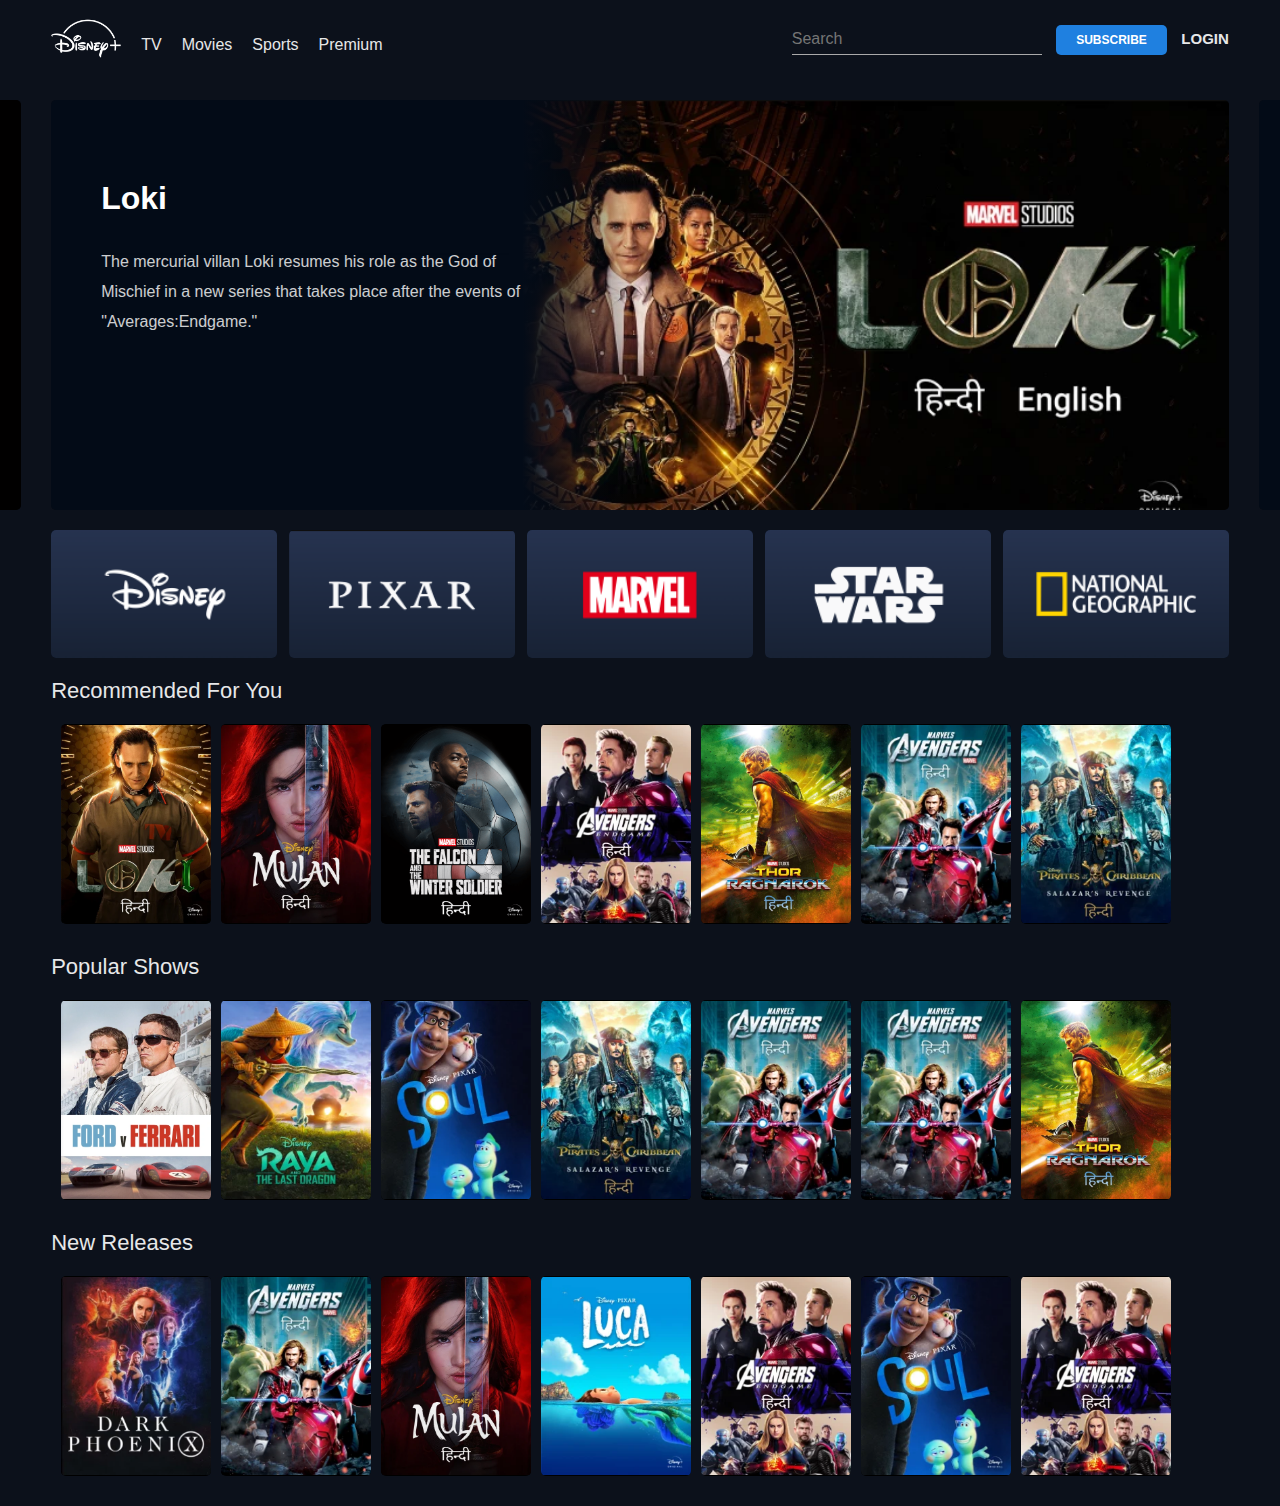
<file: index.html>
<!DOCTYPE html>
<html lang="en">
<head>
    <meta charset="UTF-8">
    <meta http-equiv="X-UA-Compatible" content="IE=edge">
    <meta name="viewport" content="width=device-width, initial-scale=1.0">

    <link rel="stylesheet" href="style.css">

    <title>Disney+</title>
</head>
<body>
    <nav class="navbar">
        <img src="images/logo.png" class="brand-logo" alt="">
        <ul class="nav-links">
            <li class="nav-items"><a href="tv.html">TV</a></li>
            <li class="nav-items"><a href="index.html">movies</a></li>
            <li class="nav-items"><a href="sport.html">sports</a></li>
            <li class="nav-items"><a href="prem.html">Premium</a></li>
        </ul>

        <div class="right-container">
            <input type="text" class="search-box" placeholder="search">
            <button class="sub-btn">subscribe</button>
            <a href="#" class="login-link">Login</a>
        </div>
    </nav>

    <div class="carousel-container">
        <div class="carousel">
            <!-- <div class="slider">
                <div class="slide-content">
                    <h1 class="movie-title">loki</h1>
                    <p class="movie-des">Lorem ipsum dolor sit amet, consectetur adipisicing elit. Repellendus soluta, quasi in dignissimos saepe, alias nobis magnam vitae sunt voluptas eum necessitatibus delectus dicta qui rem debitis laboriosam.</p>
                </div>
                <img src="images/slider 1.PNG" alt="">
            </div> -->
           
        </div>
    </div>

    <div class="video-card-container">
        <div class="video-card">
            <img src="images/disney.PNG" class="video-card-image" alt="">
            <video src="videos/disney.mp4" mute loop class="card-video"></video>
        </div>

        <div class="video-card">
            <img src="images/pixar.PNG" class="video-card-image" alt="">
            <video src="videos/pixar.mp4" mute loop class="card-video"></video>
        </div>

        <div class="video-card">
            <img src="images/marvel.PNG" class="video-card-image" alt="">
            <video src="videos/marvel.mp4" mute loop class="card-video"></video>
        </div>

        <div class="video-card">
            <img src="images/star-wars.PNG" class="video-card-image" alt="">
            <video src="videos/star-war.mp4" mute loop class="card-video"></video>
        </div>

        <div class="video-card">
            <img src="images/geographic.PNG" class="video-card-image" alt="">
            <video src="videos/geographic.mp4" mute loop class="card-video"></video>
        </div>
    </div>

    <h1 class="title">recommended for you</h1>
    <div class="movies-list">
        <button class="pre-btn"><img src="images/pre.png" alt=""></button>
        <button class="nxt-btn"><img src="images/nxt.png" alt=""></button>
        <div class="card-container">

            <div class="card">
                <img src="images/poster 1.png" alt="" class="card-img">
                <div class="card-body">
                    <h2 class="name">Loki</h2>
                    <h6 class="des">The mercurial villan Loki resumes his role as the God of Mischief in a new series.</h6>
                    <button class="watchlist-btn">add to watchlist</button>
                </div>
            </div>

            <div class="card">
                <img src="images/poster 2.png" alt="" class="card-img">
                <div class="card-body">
                    <h2 class="name">Mulan</h2>
                    <h6 class="des">Masquerading as a male soldier to protect her father and tested every step of the way.</h6>
                    <button class="watchlist-btn">add to watchlist</button>
                </div>
            </div>

            <div class="card">
                <img src="images/poster 3.png" alt="" class="card-img">
                <div class="card-body">
                    <h2 class="name">The Falicon</h2>
                    <h6 class="des">Following the events of "Avengers:Endgame,"Sam Wilson and Bucky Barnes team up in a global adventure.</h6>
                    <button class="watchlist-btn">add to watchlist</button>
                </div>
            </div>

            <div class="card">
                <img src="images/poster 4.png" alt="" class="card-img">
                <div class="card-body">
                    <h2 class="name">Averages-EndGames</h2>
                    <h6 class="des">After the devastating events of the infinity War,the Avengers assemble once more to reverse Thanos'actions.</h6>
                    <button class="watchlist-btn">add to watchlist</button>
                </div>
            </div>

            <div class="card">
                <img src="images/poster 5.png" alt="" class="card-img">
                <div class="card-body">
                    <h2 class="name">Thor</h2>
                    <h6 class="des">Deprived of his mighty hammer Mjoinir,Thor must escape the other side of the universe to save his home.</h6>
                    <button class="watchlist-btn">add to watchlist</button>
                </div>
            </div>

            <div class="card">
                <img src="images/poster 6.png" alt="" class="card-img">
                <div class="card-body">
                    <h2 class="name">Marvel Averages</h2>
                    <h6 class="des">Nick Fury finds himself in need of a team to pull the world back from the brink of disaster by launching the averages initiative</h6>
                    <button class="watchlist-btn">add to watchlist</button>
                </div>
            </div>

            <div class="card">
                <img src="images/poster 7.png" alt="" class="card-img">
                <div class="card-body">
                    <h2 class="name">Pirates of the Caribbean</h2>
                    <h6 class="des">Captain jack Sparrow senses the winds of ill-fortune when his nemesis captain salazar escapes from the Devil's Triangle.</Caption></h6>
                    <button class="watchlist-btn">add to watchlist</button>
                </div>
            </div>

        </div>
    </div>

    <!-- Popular Shows -->

    <h1 class="title">Popular Shows</h1>
    <div class="movies-list">
        <button class="pre-btn"><img src="images/pre.png" alt=""></button>
        <button class="nxt-btn"><img src="images/nxt.png" alt=""></button>
        <div class="card-container">

            <div class="card">
                <img src="images/poster 11.png" alt="" class="card-img">
                <div class="card-body">
                    <h2 class="name">Ford v Ferrari</h2>
                    <h6 class="des">Caroli Shelby and Ken Miles battle against all the odds to build a race car for ford motor company.</h6>
                    <button class="watchlist-btn">add to watchlist</button>
                </div>
            </div>

            <div class="card">
                <img src="images/poster 9.png" alt="" class="card-img">
                <div class="card-body">
                    <h2 class="name">Rava</h2>
                    <h6 class="des">Raya,a fallen princess,must track down the legendary last dragon.</h6>
                    <button class="watchlist-btn">add to watchlist</button>
                </div>
            </div>

            <div class="card">
                <img src="images/poster 8.png" alt="" class="card-img">
                <div class="card-body">
                    <h2 class="name">Soul</h2>
                    <h6 class="des">After a small misstep,Jeo is transported to the Great Brfore and must find his way back.</h6>
                    <button class="watchlist-btn">add to watchlist</button>
                </div>
            </div>

            <div class="card">
                <img src="images/poster 7.png" alt="" class="card-img">
                <div class="card-body">
                    <h2 class="name">Pirates of the Caribbean</h2>
                    <h6 class="des">Captain jack Sparrow senses the winds of ill-fortune when his nemesis captain salazar escapes from the Devil's Triangle.</h6>
                    <button class="watchlist-btn">add to watchlist</button>
                </div>
            </div>

            <div class="card">
                <img src="images/poster 6.png" alt="" class="card-img">
                <div class="card-body">
                    <h2 class="name">Marvel Averages</h2>
                    <h6 class="des">Nick Fury finds himself in need of a team to pull the world back from the brink of disaster by launching the averages initiative</h6>
                    <button class="watchlist-btn">add to watchlist</button>
                </div>
            </div>

            <div class="card">
                <img src="images/poster 6.png" alt="" class="card-img">
                <div class="card-body">
                    <h2 class="name">Averages-EndGames</h2>
                    <h6 class="des">After the devastating events of the infinity War,the Avengers assemble once more to reverse Thanos'actions.</h6>
                    <button class="watchlist-btn">add to watchlist</button>
                </div>
            </div>

            <div class="card">
                <img src="images/poster 5.png" alt="" class="card-img">
                <div class="card-body">
                    <h2 class="name">Thor</h2>
                    <h6 class="des">Deprived of his mighty hammer Mjoinir,Thor must escape the other side of the universe to save his home.</h6>
                    <button class="watchlist-btn">add to watchlist</button>
                </div>
            </div>

        </div>
    </div>

    <!-- New Releases -->
    <h1 class="title">New Releases</h1>
    <div class="movies-list">
        <button class="pre-btn"><img src="images/pre.png" alt=""></button>
        <button class="nxt-btn"><img src="images/nxt.png" alt=""></button>
        <div class="card-container">

            <div class="card">
                <img src="images/poster 12.png" alt="" class="card-img">
                <div class="card-body">
                    <h2 class="name">Dark Phoenix</h2>
                    <h6 class="des">After a rescue mission in space,Jean Grey behaves unstably</h6>
                    <button class="watchlist-btn">add to watchlist</button>
                </div>
            </div>

            <div class="card">
                <img src="images/poster 6.png" alt="" class="card-img">
                <div class="card-body">
                    <h2 class="name">Averages-EndGames</h2>
                    <h6 class="des">After the devastating events of the infinity War,the Avengers assemble once more to reverse Thanos'actions.</h6>
                    <button class="watchlist-btn">add to watchlist</button>
                </div>
            </div>

            <div class="card">
                <img src="images/poster 2.png" alt="" class="card-img">
                <div class="card-body">
                    <h2 class="name">Mulan</h2>
                    <h6 class="des">Masquerading as a male soldier to protect her father and tested every step of the way.</h6>
                    <button class="watchlist-btn">add to watchlist</button>
                </div>
            </div>

            <div class="card">
                <img src="images/poster 10.png" alt="" class="card-img">
                <div class="card-body">
                    <h2 class="name">Luca</h2>
                    <h6 class="des">The movie is a coming-of-age story about one young boy experiencing an unforgettable summer filled with gelato.</h6>
                    <button class="watchlist-btn">add to watchlist</button>
                </div>
            </div>

            <div class="card">
                <img src="images/poster 4.png" alt="" class="card-img">
                <div class="card-body">
                    <h2 class="name">Marvel Averages</h2>
                    <h6 class="des">Nick Fury finds himself in need of a team to pull the world back from the brink of disaster by launching the averages initiative.</h6>
                    <button class="watchlist-btn">add to watchlist</button>
                </div>
            </div>

            <div class="card">
                <img src="images/poster 8.png" alt="" class="card-img">
                <div class="card-body">
                    <h2 class="name">Soul</h2>
                    <h6 class="des">After a small misstep,Jeo is transported to the Great Brfore and must find his way back.</h6>
                    <button class="watchlist-btn">add to watchlist</button>
                </div>
            </div>

            <div class="card">
                <img src="images/poster 4.png" alt="" class="card-img">
                <div class="card-body">
                    <h2 class="name">Averages-EndGames</h2>
                    <h6 class="des">LAfter the devastating events of the infinity War,the Avengers assemble once more to reverse Thanos'actions.</h6>
                    <button class="watchlist-btn">add to watchlist</button>
                </div>
            </div>

        </div>
    </div>

    <script src="data.js"></script>
    <script src="app.js"></script>
    <script>
         function navigateToMulanPage() {
        window.location.href = "about.html";
         }
    </script>
</body>
</html>
</file>
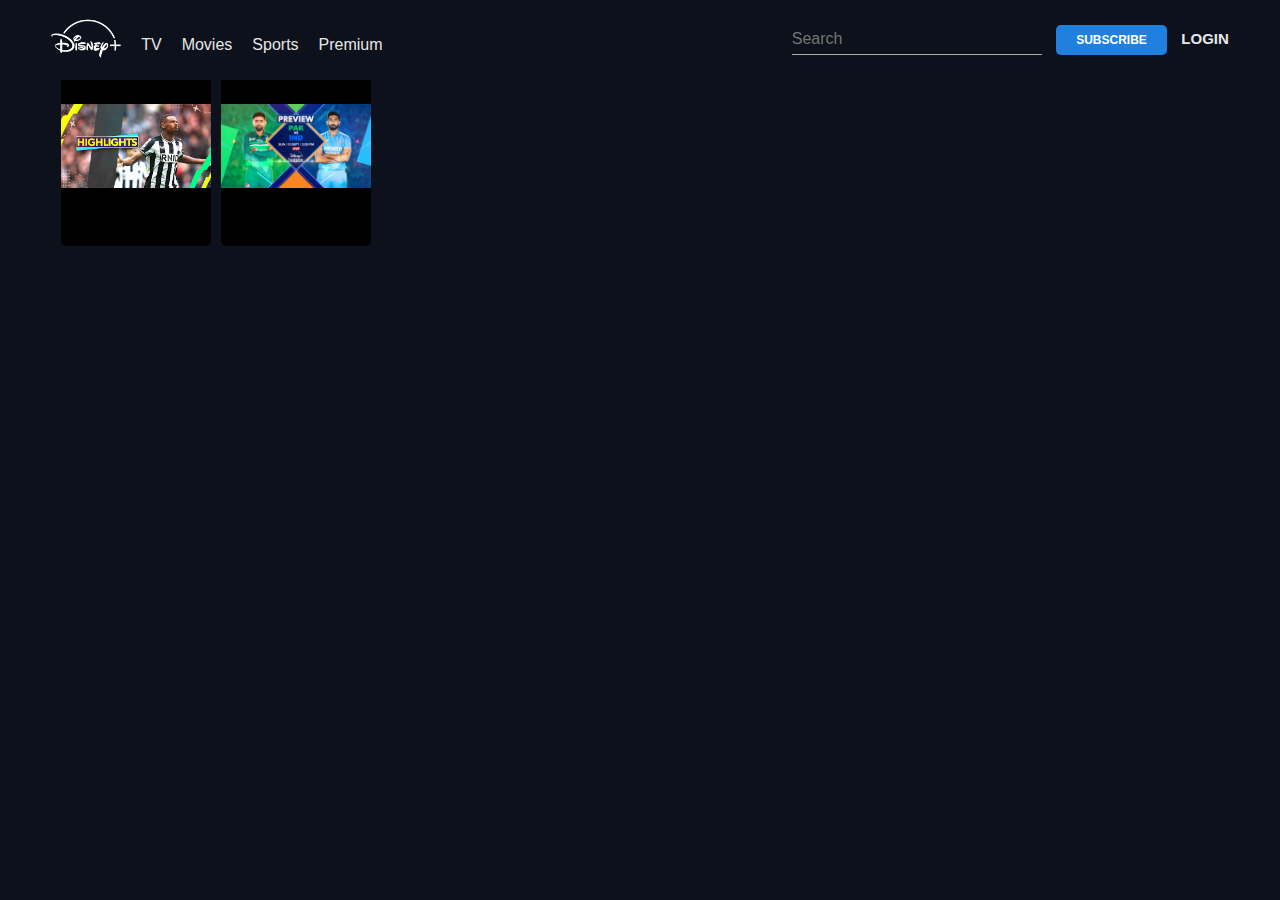
<file: sport.html>
<!DOCTYPE html>
<html lang="en">
<head>
    <meta charset="UTF-8">
    <meta http-equiv="X-UA-Compatible" content="IE=edge">
    <meta name="viewport" content="width=device-width, initial-scale=1.0">

    <link rel="stylesheet" href="style.css">

    <title>Disney+</title>
</head>
<body>
    <nav class="navbar">
        <img src="images/logo.png" class="brand-logo" alt="">
        <ul class="nav-links">
            <li class="nav-items"><a href="tv.html">TV</a></li>
            <li class="nav-items"><a href="index.html">movies</a></li>
            <li class="nav-items"><a href="sport.html">sports</a></li>
            <li class="nav-items"><a href="prem.html">Premium</a></li>
        </ul>

        <div class="right-container">
            <input type="text" class="search-box" placeholder="search">
            <button class="sub-btn">subscribe</button>
            <a href="#" class="login-link">Login</a>
        </div>
    </nav>
    <h1 class="title">recommended for you</h1>
    <div class="movies-list">
        <button class="pre-btn"><img src="images/pre.png" alt=""></button>
        <button class="nxt-btn"><img src="images/nxt.png" alt=""></button>
        <div class="card-container">

            <div class="card">
                <img src="images/sp1.jpg" alt="" class="card-img">
                <div class="card-body">
                    <h2 class="name">Highlights</h2>
                    
                    <button class="watchlist-btn">add to watchlist</button>
                </div>
            </div>

            <div class="card" onclick="navigateToMulanPage()">
                <img src="images/sp2.jpg" alt="" class="card-img">
                <div class="card-body">
                    <h2 class="name">Ind vs Pak</h2>
                    <button class="watchlist-btn">add to watchlist</button>
                </div>
            </div>
        </div>
    </div>
</body>
</html>
</file>
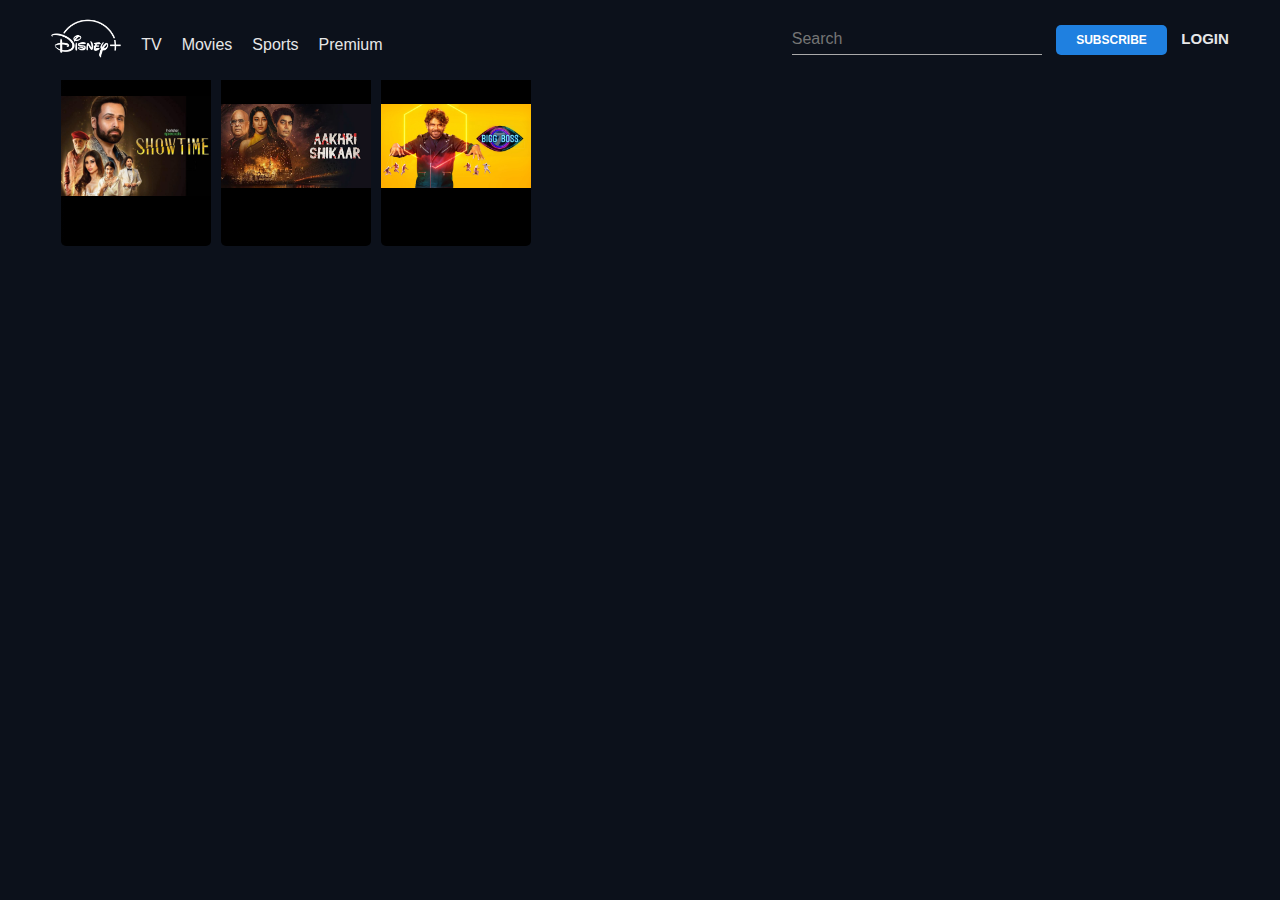
<file: tv.html>
<!DOCTYPE html>
<html lang="en">
<head>
    <meta charset="UTF-8">
    <meta http-equiv="X-UA-Compatible" content="IE=edge">
    <meta name="viewport" content="width=device-width, initial-scale=1.0">

    <link rel="stylesheet" href="style.css">

    <title>Disney+</title>
</head>
<body>
    <nav class="navbar">
        <img src="images/logo.png" class="brand-logo" alt="">
        <ul class="nav-links">
            <li class="nav-items"><a href="tv.html">TV</a></li>
            <li class="nav-items"><a href="index.html">movies</a></li>
            <li class="nav-items"><a href="sport.html">sports</a></li>
            <li class="nav-items"><a href="prem.html">Premium</a></li>
        </ul>

        <div class="right-container">
            <input type="text" class="search-box" placeholder="search">
            <button class="sub-btn">subscribe</button>
            <a href="#" class="login-link">Login</a>
        </div>
    </nav>
    <h1 class="title">recommended for you</h1>
    <div class="movies-list">
        <button class="pre-btn"><img src="images/pre.png" alt=""></button>
        <button class="nxt-btn"><img src="images/nxt.png" alt=""></button>
        <div class="card-container">

            <div class="card">
                <img src="images/tv1.jpg" alt="" class="card-img">
                <div class="card-body">
                    <h2 class="name">Show time</h2>
                    <h6 class="des">An epic sage of legacy and ambition,get a glimpse behind the multimillion-dollar industry.</h6>
                    <button class="watchlist-btn">add to watchlist</button>
                </div>
            </div>

            <div class="card" onclick="navigateToMulanPage()">
                <img src="images/tv2.jpg" alt="" class="card-img">
                <div class="card-body">
                    <h2 class="name">Aakhri Shikaar</h2>
                    <h6 class="des">An investigation brings the industrialist Roy family under scrutiny.</h6>
                    <button class="watchlist-btn">add to watchlist</button>
                </div>
            </div>

            <div class="card">
                <img src="images/tv3.jpg" alt="" class="card-img">
                <div class="card-body">
                    <h2 class="name">Big Boss</h2>
                    <h6 class="des">It's time to change the game!Nagarjuna,in a whirlwind of unexpected twists.</h6>
                    <button class="watchlist-btn">add to watchlist</button>
                </div>
            </div>
        </div>
    </div>
</body>
</html>
</file>
<file: style.css>
* {
    margin: 0;
    padding: 0;
    box-sizing: border-box;
}
body {
    width: 100%;
    background: #0c111b;
    position: relative;
    font-family: roboto, sans-serif;
}

.navbar {
    width: 100%;
    height: 80px;
    position: fixed;
    top: 0;
    left: 0;
    padding: 0 4%;
    background: #0c111b;
    z-index: 9;
    display: flex;
    align-items: center;
}

.brand-logo {
    height: 70px;
}

.nav-links {
    margin-top: 10px;
    display: flex;
    list-style: none;
}
 .nav-items a {
    text-decoration: none;
    margin-left: 20px;
    text-transform: capitalize;
    color: #fff;
    opacity: 0.9;
 }

 .right-container {
    display: block;
    margin-left: auto;
 }

 .search-box {
    border: none;
    border-bottom: 1px solid #aaa;
    background-color: transparent;
    outline: none;
    height: 30px;
    color: #fff;
    width: 250px;
    text-transform: capitalize;
    font-size: 16px;
    font-weight: 500;
    transition: .5s;
 }

 .search-box:focus {
    width: 400px;
    border-color: #1f80e0;
 }

 .sub-btn {
    background-color: #1f80e0;
    height: 30px;
    padding: 0 20px;
    color: #fff;
    border-radius: 5px;
    border: none;
    outline: none;
    text-transform: uppercase;
    font-weight: 700;
    font-size: 12px;
    margin: 0 10px;
 }

 .login-link {
    color: #fff;
    opacity: 0.9;
    text-transform: uppercase;
    font-size: 15px;
    font-weight: 700;
    text-decoration: none;
 }

 .carousel-container {
    position: relative;
    width: 100%;
    height: 450px;
    padding: 20px 0;
    overflow-x: hidden;
    margin-top: 80px;
 }

 .carousel {
    display: flex;
    width: 92%;
    height: 100%;
    position: relative;
    margin: auto;
 }

 .slider {
    flex: 0 0 auto;
    margin-right: 30px;
    position: relative;
    background: rgba(0, 0, 0, 0.5);
    border-radius: 5px;
    width: 100%;
    height: 100%;
    left: 0;
    transition: 1s;
    overflow: hidden;
 }

 .slider img {
    width: 70%;
    min-height: 100%;
    object-fit: cover;
    display: block;
    margin-left: auto;
 }

 .slide-content {
    position: absolute;
    width: 50%;
    height: 100%;
    z-index: 2;
    background: linear-gradient(to right, #030b17 80%, #0c111b00);
    color: #fff;
 }

 .movie-title {
    padding-left: 50px;
    text-transform: capitalize;
    margin-top: 80px;
 }

 .movie-des {
    width: 80%;
    line-height: 30px;
    padding-left: 50px;
    margin-top: 30px;
    opacity: 0.8;
 }

 .video-card-container {
    position: relative;
    width: 92%;
    margin: auto;
    height: 10vw;
    display: flex;
    margin-bottom: 20px;
    justify-content: space-between;
 }

 .video-card {
    position: relative;
    min-width: calc(100%/5 - 10px);
    width: calc(100%/5 - 10px);
    height: 100%;
    border-radius: 5px;
    overflow: hidden;
    background: #030b17;
 }

 .video-card-image,
 .card-video {
    width: 100%;
    height: 100%;
    object-fit: cover;
 }

 .card-video {
    position: relative;
 }

 .video-card:hover .video-card-image {
    display: none;
 }

 .title {
    color: #fff;
    opacity: 0.9;
    padding-left: 4%;
    text-transform: capitalize;
    font-size: 22px;
    font-weight: 500;
 }

 .movies-list {
    width: 100%;
    height: 220px;
    position: relative;
    margin: 10px 0 20px;
 }

 .card-container {
    position: absolute;
    width: 96%;
    padding-left: 4%;
    height: 220PX;
    display: flex;
    margin: 0 auto;
    align-items: center;
    overflow-x: auto;
    overflow-y: visible;
    scroll-behavior: smooth;
 }

 .card-container::-webkit-scrollbar {
    display: none;
 }

 .card {
    position: relative;
    min-width: 150px;
    width: 150px;
    height: 200px;
    border-radius: 5px;
    overflow: hidden;
    margin-left: 10px;
    transition: .5s;
    background: #000;
 }
 .card:hover {
    transform: scale(1.1);
 }
 .card:hover .card-body {
    opacity: 1;
 }

 .card-img {
    width: 100%;
    height: 100%;
    object-fit: contain;
 }

 .card-body {
    opacity: 0;
    width: 100%;
    height: 100%;
    position: absolute;
    top: 0;
    left: 0;
    z-index: 2;
    background: linear-gradient(to bottom, rgba(4, 8, 15, 0), #192133 90%);
    padding: 10px;
    transition: 0.5s;
 }

 .name {
    color: #fff;
    font-size: 15px;
    font-weight: 500;
    text-transform: capitalize;
    margin-top: 60%;
 }

 .des {
    color: #fff;
    opacity: 0.8;
    margin: 5px 0;
    font-weight: 500;
    font-size: 12px;
 }

 .watchlist-btn {
    position: relative;
    width: 100%;
    text-transform: capitalize;
    background: none;
    border: none;
    font-weight: 500;
    text-align: right;
    color: rgba(255, 255, 255, 0.5);
    margin: 5px 0;
    cursor: pointer;
    padding: 10px 5px;
    border-radius: 5px;
 }

 .watchlist-btn::before {
    content: '';
    position: absolute;
    top: 0;
    left: -5px;
    height: 35px;
    width: 35px;
    background-image: url(images/add.png);
    background-size: cover;
    transform: scale(0.4);
 }

 .watchlist-btn:hover {
    color: #fff;
    background: rgba(255, 255, 255, 0.1);
 }

 .pre-btn,
 .nxt-btn {
    position: absolute;
    top: 0;
    width: 5%;
    height: 100%;
    z-index: 2;
    border: none;
    cursor: pointer;
    outline: none;
 }

 .pre-btn {
    left: 0;
    background: linear-gradient(to right, #0c111b 0%, #0c111b00);
 }

 .nxt-btn {
    right: 0;
    background: linear-gradient(to left, #0c111b 0%, #0c111b00);
 }

 .pre-btn img,
 .nxt-btn img {
    width: 15px;
    height: 20px;
    opacity: 0;
 }
 
 .pre-btn:hover img,
 .nxt-btn:hover img {
    opacity: 1;
 }
</file>
